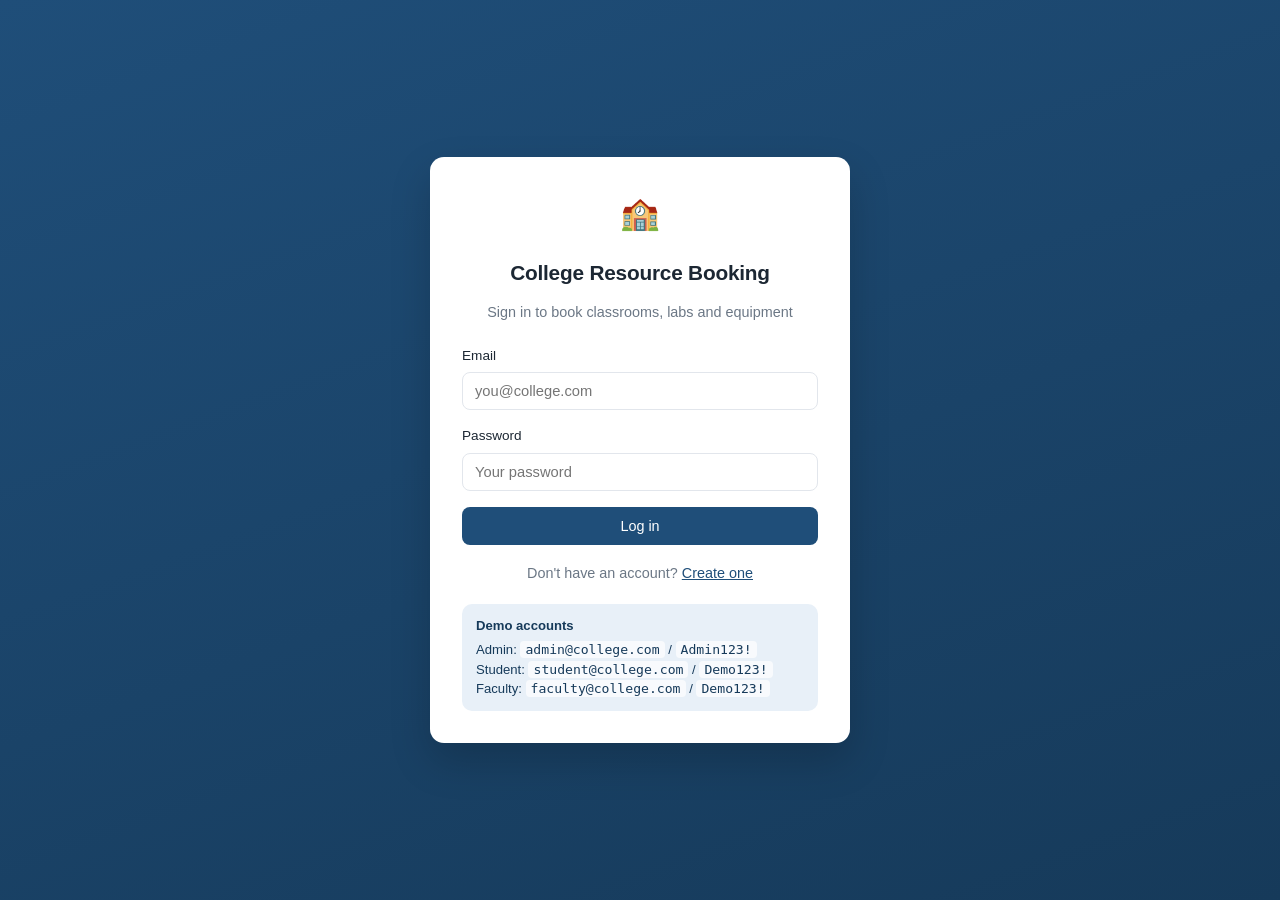
<file: frontend/index.html>
<!DOCTYPE html>
<html lang="en">
<head>
  <meta charset="UTF-8">
  <meta name="viewport" content="width=device-width, initial-scale=1.0">
  <title>College Resource Booking System</title>
  <link rel="stylesheet" href="css/style.css">
</head>
<body>
  <div class="auth-wrap">
    <div class="auth-card">
      <div class="logo"><div class="logo-mark">&#127979;</div></div>
      <h1>College Resource Booking System</h1>
      <p class="subtitle">Loading&hellip;</p>
    </div>
  </div>

  <script src="js/config.js"></script>
  <script src="js/api.js"></script>
  <script src="js/auth.js"></script>
  <script>
    // The landing page only decides where to send the visitor.
    window.location.replace(isLoggedIn() ? dashboardFor(getUser().role) : "login.html");
  </script>
</body>
</html>
</file>
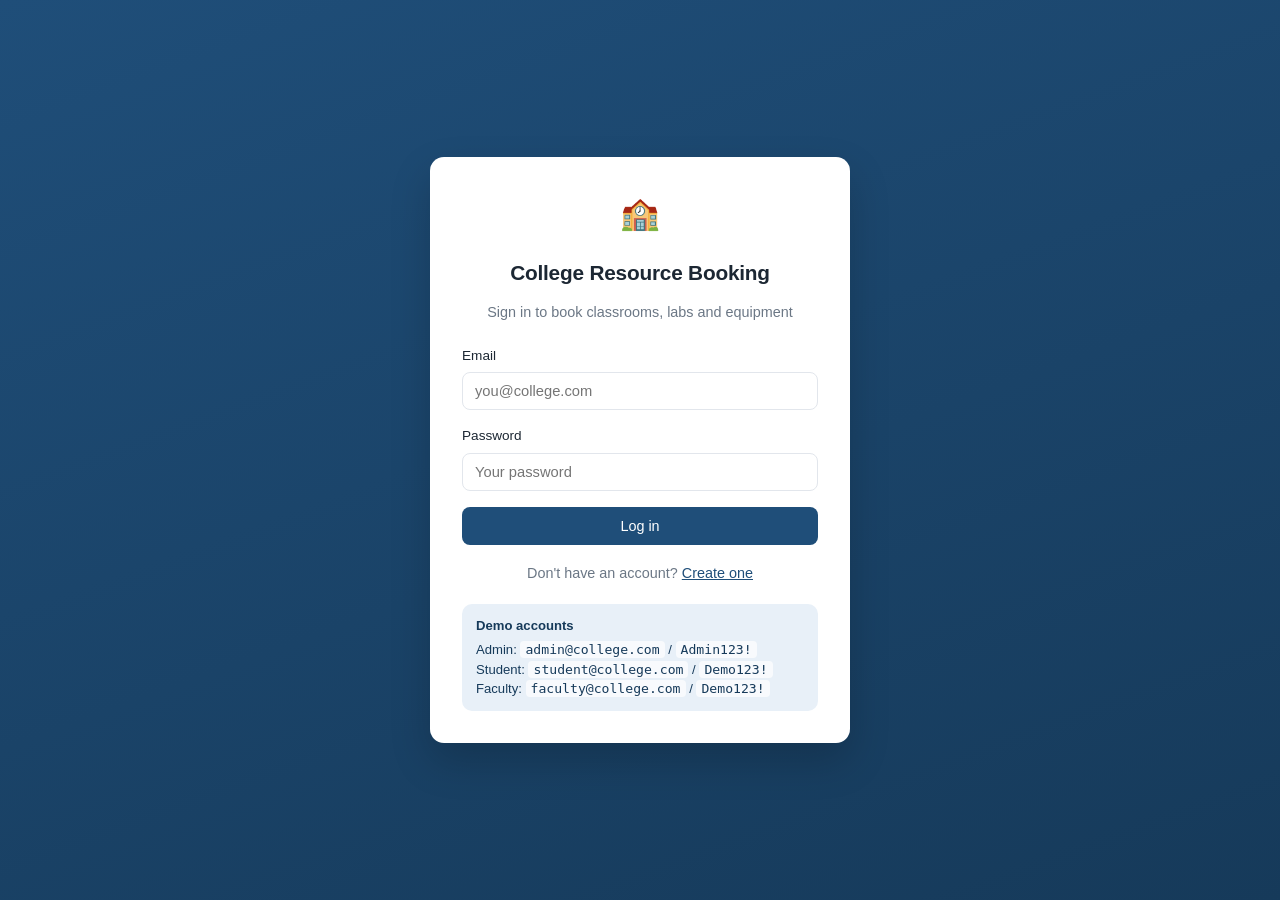
<file: frontend/admin-bookings.html>
<!DOCTYPE html>
<html lang="en">
<head>
  <meta charset="UTF-8">
  <meta name="viewport" content="width=device-width, initial-scale=1.0">
  <title>Booking Requests | Admin</title>
  <link rel="stylesheet" href="css/style.css">
</head>
<body>
  <div class="layout">
    <div id="sidebar"></div>

    <main class="main">
      <div class="page-header">
        <h1>Booking Requests</h1>
        <p>Approve or reject the bookings requested by students and faculty.</p>
      </div>

      <div id="msg"></div>

      <div class="card">
        <div class="form-grid">
          <div>
            <label for="statusFilter">Filter by status</label>
            <select id="statusFilter">
              <option value="Pending">Pending</option>
              <option value="Approved">Approved</option>
              <option value="Rejected">Rejected</option>
              <option value="Cancelled">Cancelled</option>
              <option value="">All bookings</option>
            </select>
          </div>
        </div>
      </div>

      <div class="card">
        <div class="card-title" id="listTitle">Requests</div>
        <div id="list"><p class="empty">Loading&hellip;</p></div>
      </div>
    </main>
  </div>

  <script src="js/config.js"></script>
  <script src="js/api.js"></script>
  <script src="js/auth.js"></script>
  <script src="js/motion.js"></script>
  <script src="js/layout.js"></script>
  <script src="js/admin-bookings.js"></script>
</body>
</html>
</file>
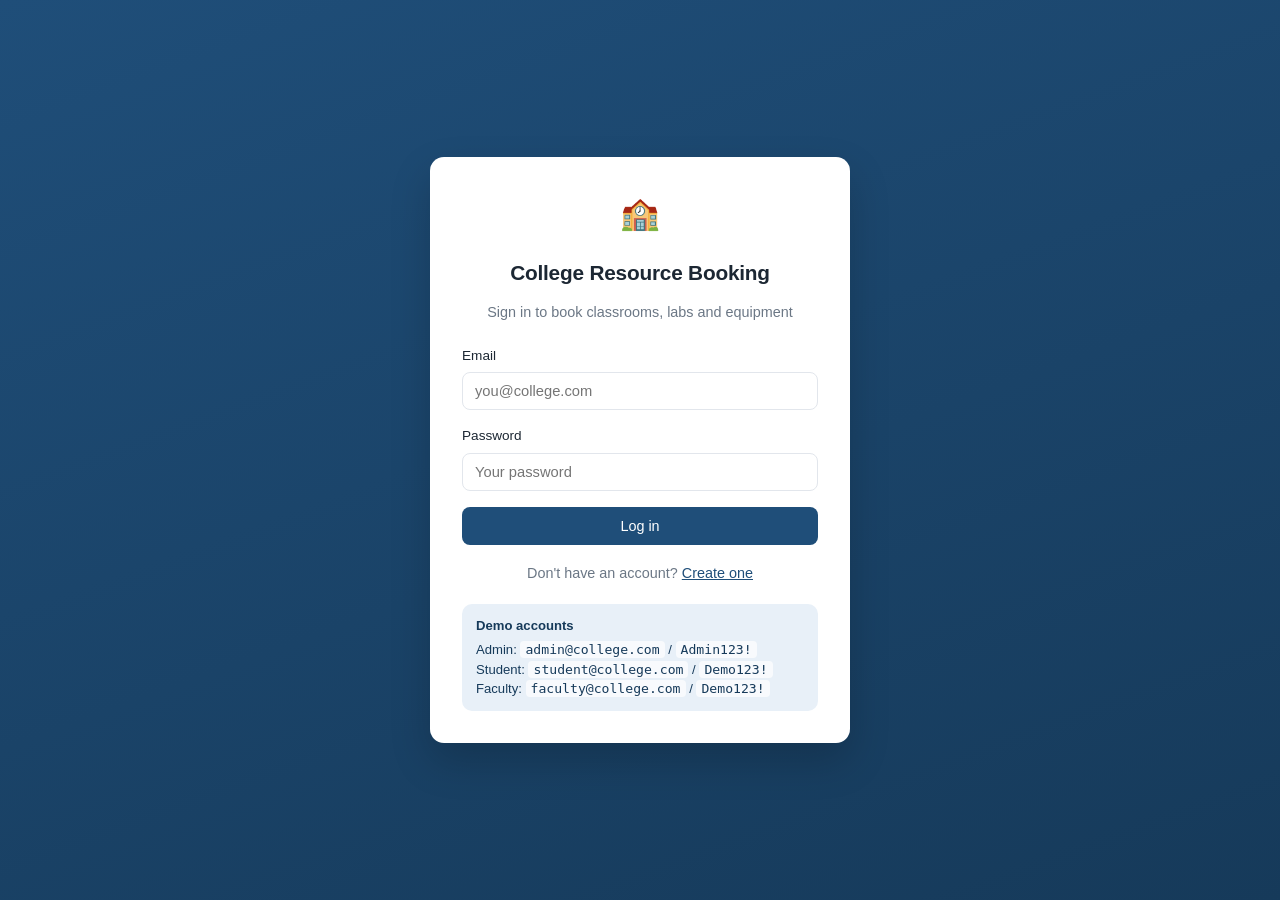
<file: frontend/admin-dashboard.html>
<!DOCTYPE html>
<html lang="en">
<head>
  <meta charset="UTF-8">
  <meta name="viewport" content="width=device-width, initial-scale=1.0">
  <title>Admin Dashboard | College Resource Booking</title>
  <link rel="stylesheet" href="css/style.css">
</head>
<body>
  <div class="layout">
    <div id="sidebar"></div>

    <main class="main">
      <div class="page-header">
        <h1 id="welcome">Admin Dashboard</h1>
        <p>Overview of all resources and booking requests in the system.</p>
      </div>

      <div id="msg"></div>
      <div class="stat-grid" id="stats"></div>

      <div class="card">
        <div class="card-title">Latest pending requests</div>
        <div id="pending"><p class="empty">Loading&hellip;</p></div>
      </div>
    </main>
  </div>

  <script src="js/config.js"></script>
  <script src="js/api.js"></script>
  <script src="js/auth.js"></script>
  <script src="js/motion.js"></script>
  <script src="js/layout.js"></script>
  <script src="js/admin-dashboard.js"></script>
</body>
</html>
</file>
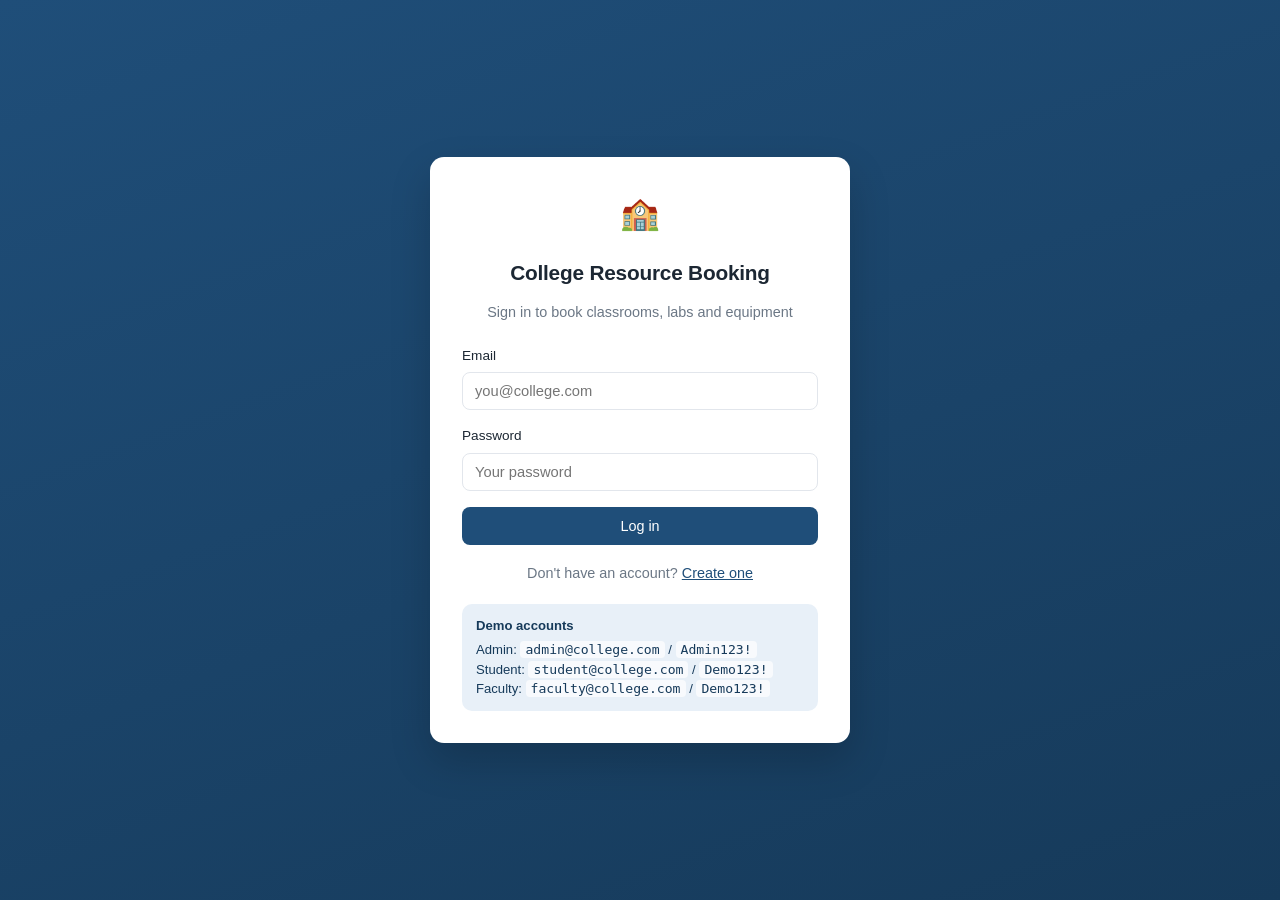
<file: frontend/admin-resources.html>
<!DOCTYPE html>
<html lang="en">
<head>
  <meta charset="UTF-8">
  <meta name="viewport" content="width=device-width, initial-scale=1.0">
  <title>Manage Resources | Admin</title>
  <link rel="stylesheet" href="css/style.css">
</head>
<body>
  <div class="layout">
    <div id="sidebar"></div>

    <main class="main">
      <div class="page-header">
        <h1>Manage Resources</h1>
        <p>Add, edit or deactivate the resources students and faculty can book.</p>
      </div>

      <div id="msg"></div>

      <div class="card">
        <div class="card-title" id="formTitle">Add a new resource</div>

        <form id="resourceForm">
          <input type="hidden" id="resourceId">

          <div class="form-grid">
            <div class="form-row">
              <label for="name">Name</label>
              <input type="text" id="name" required placeholder="Computer Lab 3">
            </div>
            <div class="form-row">
              <label for="type">Type</label>
              <input type="text" id="type" required list="typeList" placeholder="Computer Lab">
              <datalist id="typeList">
                <option>Classroom</option>
                <option>Computer Lab</option>
                <option>Seminar Hall</option>
                <option>Projector</option>
                <option>Meeting Room</option>
                <option>Sports Facility</option>
              </datalist>
            </div>
            <div class="form-row">
              <label for="location">Location</label>
              <input type="text" id="location" required placeholder="Computer Science Block">
            </div>
            <div class="form-row">
              <label for="capacity">Capacity</label>
              <input type="number" id="capacity" required min="1" max="10000" value="30">
            </div>
          </div>

          <div class="form-row">
            <label for="description">Description</label>
            <textarea id="description" maxlength="400" placeholder="Short description of the resource"></textarea>
          </div>

          <div class="form-row">
            <label>Picture</label>

            <div class="upload-zone" id="uploadZone" tabindex="0" role="button"
                 aria-label="Upload a picture from your computer">
              <div class="icon">&#128247;</div>
              <div class="title">Upload a picture from your computer</div>
              <div class="sub">Click here or drag an image in &mdash; PNG, JPG, WEBP or GIF, up to 2&nbsp;MB</div>
              <input type="file" id="imageFile" accept="image/png,image/jpeg,image/webp,image/gif">
            </div>
            <div id="uploadStatus"></div>

            <div class="picker-divider">or choose a ready-made picture</div>

            <div class="image-picker" id="imagePicker"></div>
            <input type="text" id="imageUrl" placeholder="images/resources/classroom.svg or https://..."
                   maxlength="300">
            <div class="hint">
              Pick one of the pictures above, or paste the address of any image.
              Only this address is stored in the database - the picture files live in
              <code>frontend/images/resources/</code>.
            </div>
            <div class="image-preview" id="imagePreview" hidden><img id="imagePreviewImg" alt="Preview"></div>
          </div>

          <div class="form-row">
            <label for="isActive">Status</label>
            <select id="isActive">
              <option value="true">Active (can be booked)</option>
              <option value="false">Inactive (hidden from users)</option>
            </select>
          </div>

          <div class="btn-row">
            <button type="submit" class="btn btn-primary" id="saveBtn">Add Resource</button>
            <button type="button" class="btn btn-secondary" id="cancelBtn" style="display:none">Cancel</button>
          </div>
        </form>
      </div>

      <div class="card">
        <div class="card-title">All resources</div>
        <div id="list"><p class="empty">Loading&hellip;</p></div>
      </div>
    </main>
  </div>

  <script src="js/config.js"></script>
  <script src="js/api.js"></script>
  <script src="js/auth.js"></script>
  <script src="js/motion.js"></script>
  <script src="js/layout.js"></script>
  <script src="js/resource-card.js"></script>
  <script src="js/admin-resources.js"></script>
</body>
</html>
</file>
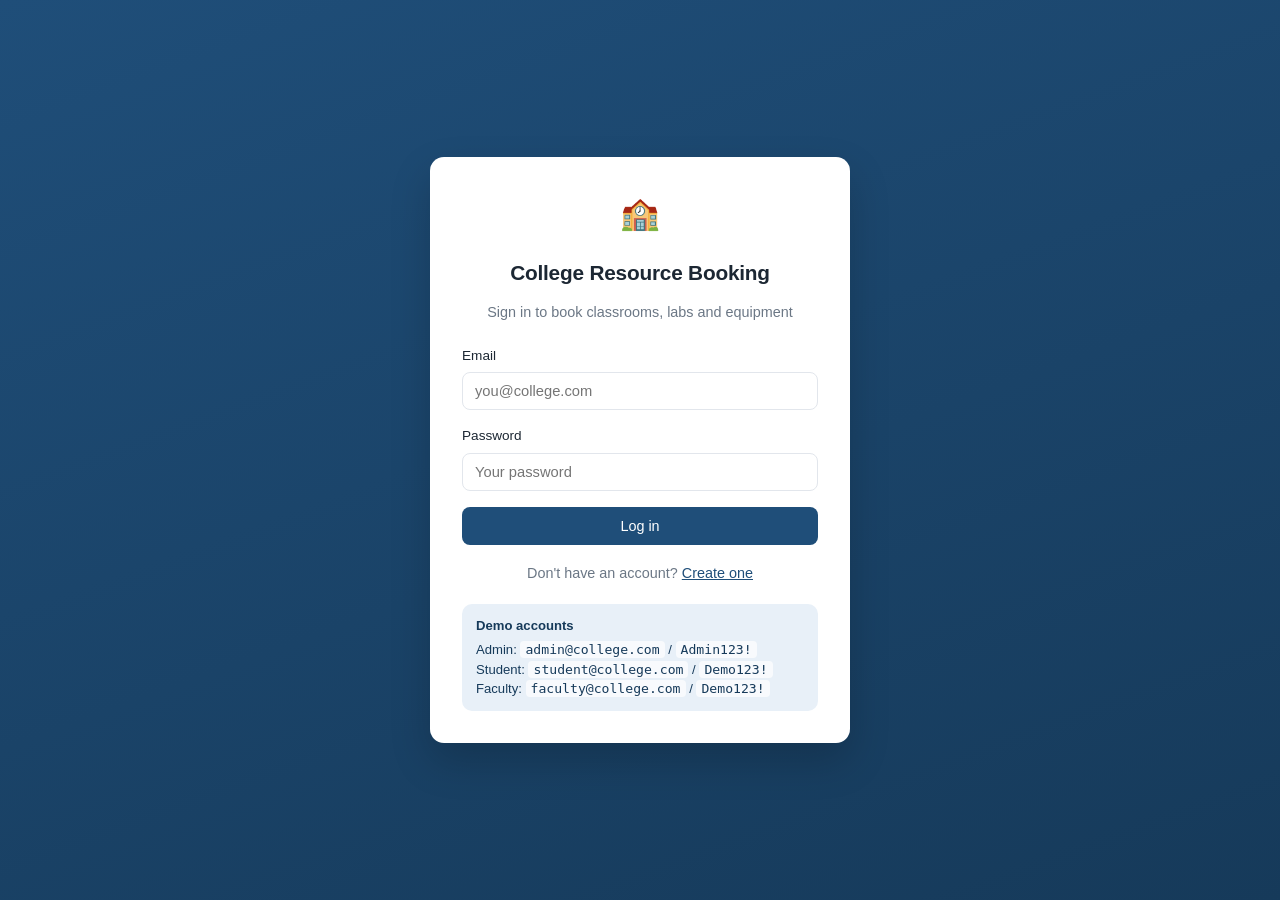
<file: frontend/dashboard.html>
<!DOCTYPE html>
<html lang="en">
<head>
  <meta charset="UTF-8">
  <meta name="viewport" content="width=device-width, initial-scale=1.0">
  <title>Dashboard | College Resource Booking</title>
  <link rel="stylesheet" href="css/style.css">
</head>
<body>
  <div class="layout">
    <div id="sidebar"></div>

    <main class="main">
      <div class="page-header">
        <h1 id="welcome">Welcome</h1>
        <p id="subtitle">Here is an overview of your bookings.</p>
      </div>

      <div id="msg"></div>

      <div class="stat-grid" id="stats"></div>

      <div class="card">
        <div class="card-title">Available Resources &mdash; click a picture to book</div>
        <div id="resources" class="resource-grid">
          <p class="empty">Loading resources&hellip;</p>
        </div>
      </div>
    </main>
  </div>

  <script src="js/config.js"></script>
  <script src="js/api.js"></script>
  <script src="js/auth.js"></script>
  <script src="js/motion.js"></script>
  <script src="js/layout.js"></script>
  <script src="js/resource-card.js"></script>
  <script src="js/dashboard.js"></script>
</body>
</html>
</file>
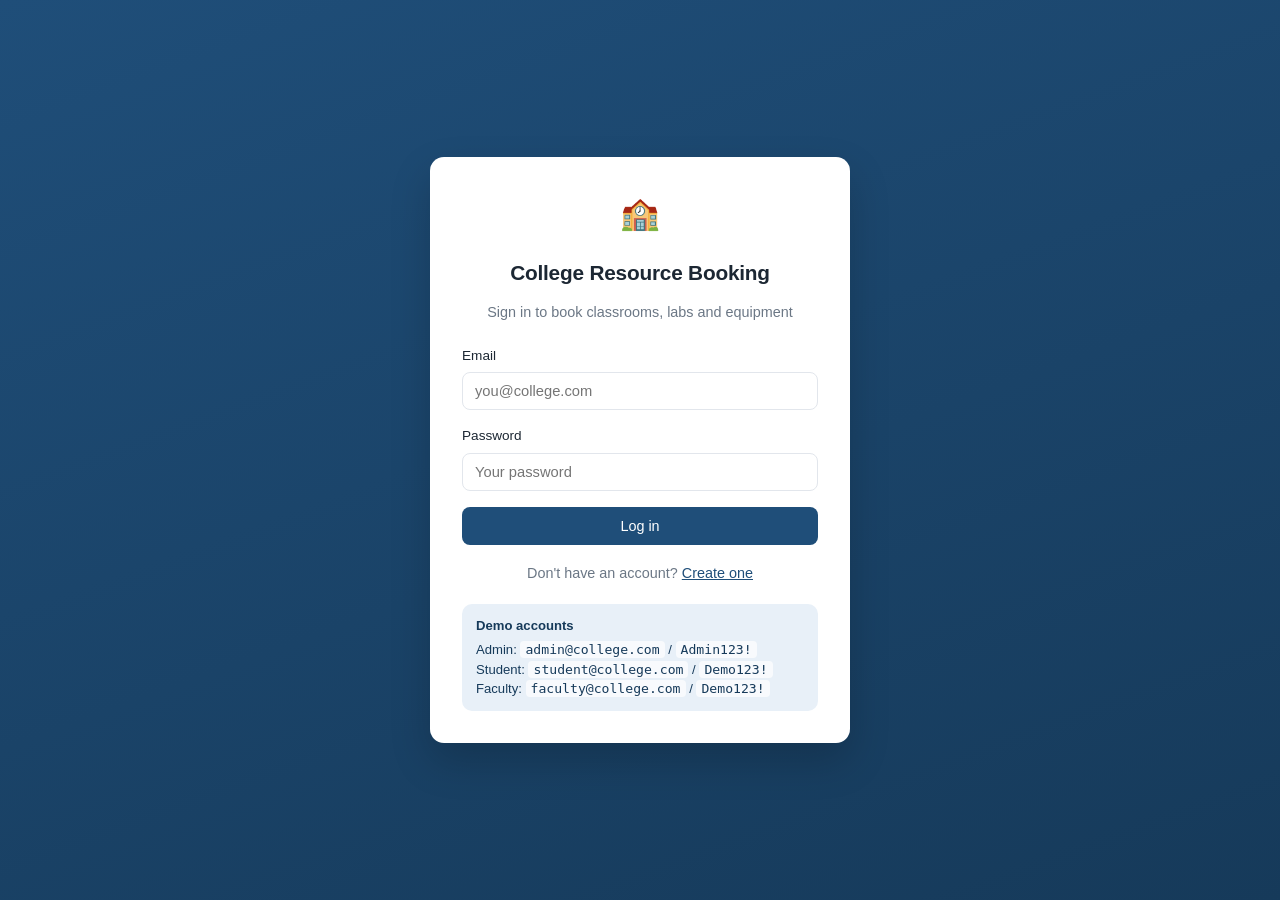
<file: frontend/login.html>
<!DOCTYPE html>
<html lang="en">
<head>
  <meta charset="UTF-8">
  <meta name="viewport" content="width=device-width, initial-scale=1.0">
  <title>Login | College Resource Booking</title>
  <link rel="stylesheet" href="css/style.css">
</head>
<body>
  <div class="auth-wrap">
    <div class="auth-card">
      <div class="logo"><div class="logo-mark">&#127979;</div></div>
      <h1>College Resource Booking</h1>
      <p class="subtitle">Sign in to book classrooms, labs and equipment</p>

      <div id="msg"></div>

      <form id="loginForm">
        <div class="form-row">
          <label for="email">Email</label>
          <input type="email" id="email" required placeholder="you@college.com" autocomplete="email">
        </div>

        <div class="form-row">
          <label for="password">Password</label>
          <input type="password" id="password" required placeholder="Your password" autocomplete="current-password">
        </div>

        <button type="submit" class="btn btn-primary btn-block" id="submitBtn">Log in</button>
      </form>

      <p class="auth-footer">
        Don't have an account? <a href="register.html">Create one</a>
      </p>

      <div class="demo-box">
        <strong>Demo accounts</strong>
        Admin: <code>admin@college.com</code> / <code>Admin123!</code><br>
        Student: <code>student@college.com</code> / <code>Demo123!</code><br>
        Faculty: <code>faculty@college.com</code> / <code>Demo123!</code>
      </div>
    </div>
  </div>

  <script src="js/config.js"></script>
  <script src="js/api.js"></script>
  <script src="js/auth.js"></script>
  <script src="js/layout.js"></script>
  <script>
    // Already logged in? Go straight to the right dashboard.
    if (isLoggedIn()) window.location.replace(dashboardFor(getUser().role));

    document.getElementById("loginForm").addEventListener("submit", async (event) => {
      event.preventDefault();
      clearMessage("msg");

      const button = document.getElementById("submitBtn");
      button.disabled = true;
      button.textContent = "Signing in...";

      try {
        const result = await api.login({
          email:    document.getElementById("email").value.trim(),
          password: document.getElementById("password").value
        });

        saveSession(result);
        // Role-based redirect: the admin goes somewhere different.
        window.location.href = dashboardFor(result.role);
      } catch (error) {
        showMessage("msg", "error", error.message);
        button.disabled = false;
        button.textContent = "Log in";
      }
    });
  </script>
</body>
</html>
</file>
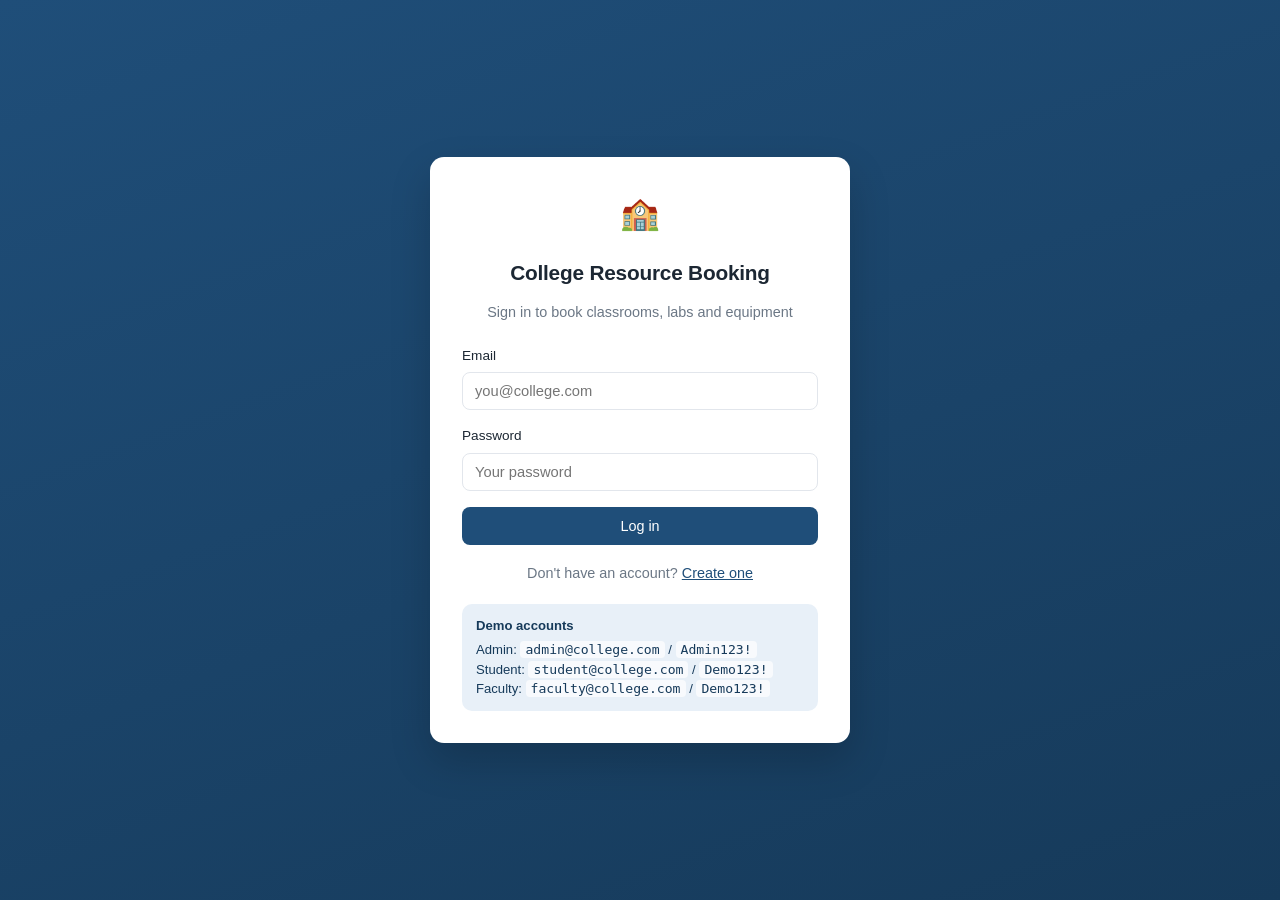
<file: frontend/my-bookings.html>
<!DOCTYPE html>
<html lang="en">
<head>
  <meta charset="UTF-8">
  <meta name="viewport" content="width=device-width, initial-scale=1.0">
  <title>My Bookings | College Resource Booking</title>
  <link rel="stylesheet" href="css/style.css">
</head>
<body>
  <div class="layout">
    <div id="sidebar"></div>

    <main class="main">
      <div class="page-header">
        <h1>My Bookings</h1>
        <p>Every booking request you have made, and its current status.</p>
      </div>

      <div id="msg"></div>
      <div class="stat-grid" id="stats"></div>

      <div class="card">
        <div class="card-title">Booking history</div>
        <div id="bookings"><p class="empty">Loading&hellip;</p></div>
      </div>
    </main>
  </div>

  <script src="js/config.js"></script>
  <script src="js/api.js"></script>
  <script src="js/auth.js"></script>
  <script src="js/motion.js"></script>
  <script src="js/layout.js"></script>
  <script src="js/my-bookings.js"></script>
</body>
</html>
</file>
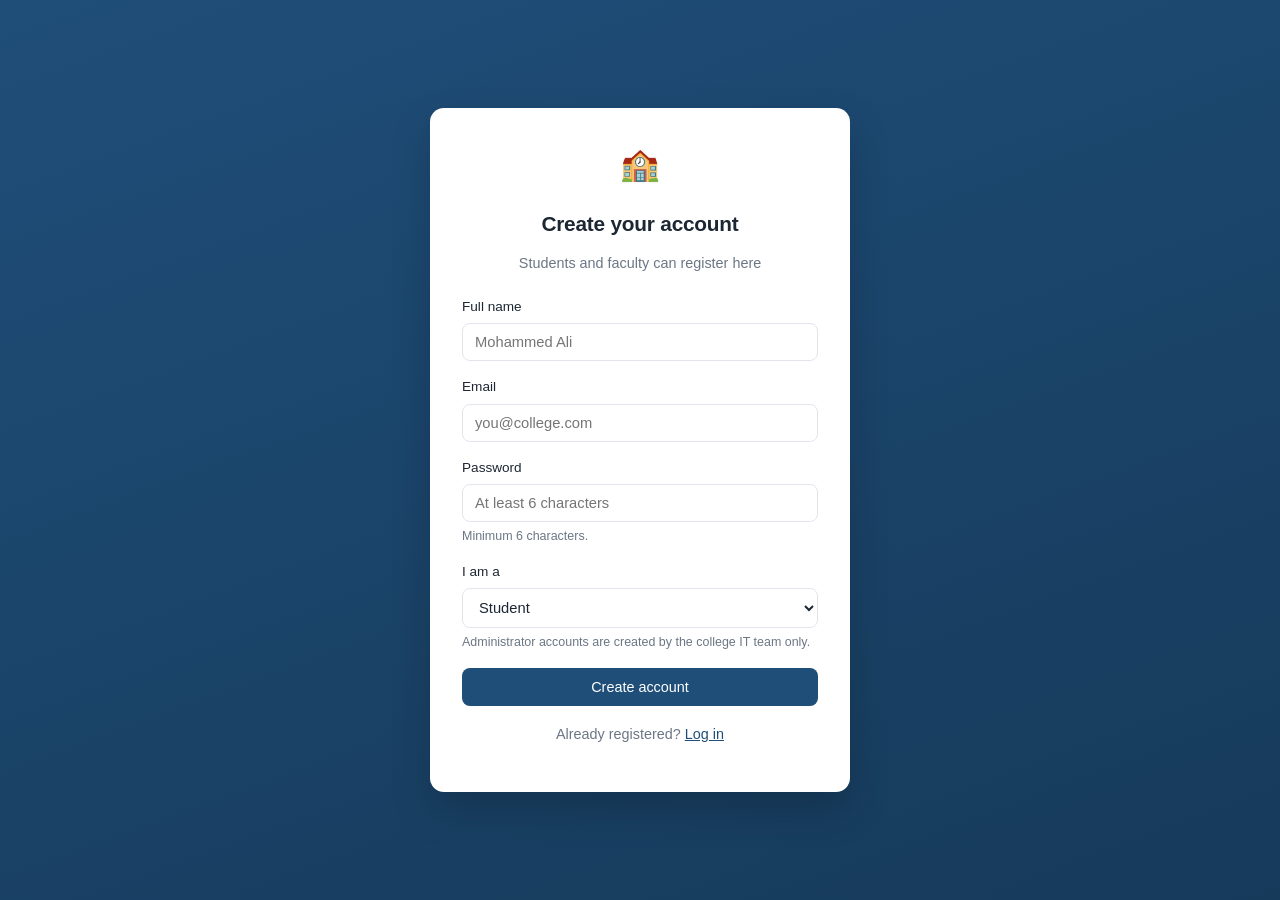
<file: frontend/register.html>
<!DOCTYPE html>
<html lang="en">
<head>
  <meta charset="UTF-8">
  <meta name="viewport" content="width=device-width, initial-scale=1.0">
  <title>Register | College Resource Booking</title>
  <link rel="stylesheet" href="css/style.css">
</head>
<body>
  <div class="auth-wrap">
    <div class="auth-card">
      <div class="logo"><div class="logo-mark">&#127979;</div></div>
      <h1>Create your account</h1>
      <p class="subtitle">Students and faculty can register here</p>

      <div id="msg"></div>

      <form id="registerForm">
        <div class="form-row">
          <label for="fullName">Full name</label>
          <input type="text" id="fullName" required minlength="2" placeholder="Mohammed Ali">
        </div>

        <div class="form-row">
          <label for="email">Email</label>
          <input type="email" id="email" required placeholder="you@college.com" autocomplete="email">
        </div>

        <div class="form-row">
          <label for="password">Password</label>
          <input type="password" id="password" required minlength="6" placeholder="At least 6 characters" autocomplete="new-password">
          <div class="hint">Minimum 6 characters.</div>
        </div>

        <div class="form-row">
          <label for="role">I am a</label>
          <select id="role" required>
            <option value="Student">Student</option>
            <option value="Faculty">Faculty</option>
          </select>
          <div class="hint">Administrator accounts are created by the college IT team only.</div>
        </div>

        <button type="submit" class="btn btn-primary btn-block" id="submitBtn">Create account</button>
      </form>

      <p class="auth-footer">
        Already registered? <a href="login.html">Log in</a>
      </p>
    </div>
  </div>

  <script src="js/config.js"></script>
  <script src="js/api.js"></script>
  <script src="js/auth.js"></script>
  <script src="js/layout.js"></script>
  <script>
    if (isLoggedIn()) window.location.replace(dashboardFor(getUser().role));

    document.getElementById("registerForm").addEventListener("submit", async (event) => {
      event.preventDefault();
      clearMessage("msg");

      const button = document.getElementById("submitBtn");
      button.disabled = true;
      button.textContent = "Creating account...";

      try {
        // The API creates the account and logs us in straight away.
        const result = await api.register({
          fullName: document.getElementById("fullName").value.trim(),
          email:    document.getElementById("email").value.trim(),
          password: document.getElementById("password").value,
          role:     document.getElementById("role").value
        });

        saveSession(result);
        window.location.href = dashboardFor(result.role);
      } catch (error) {
        showMessage("msg", "error", error.message);
        button.disabled = false;
        button.textContent = "Create account";
      }
    });
  </script>
</body>
</html>
</file>
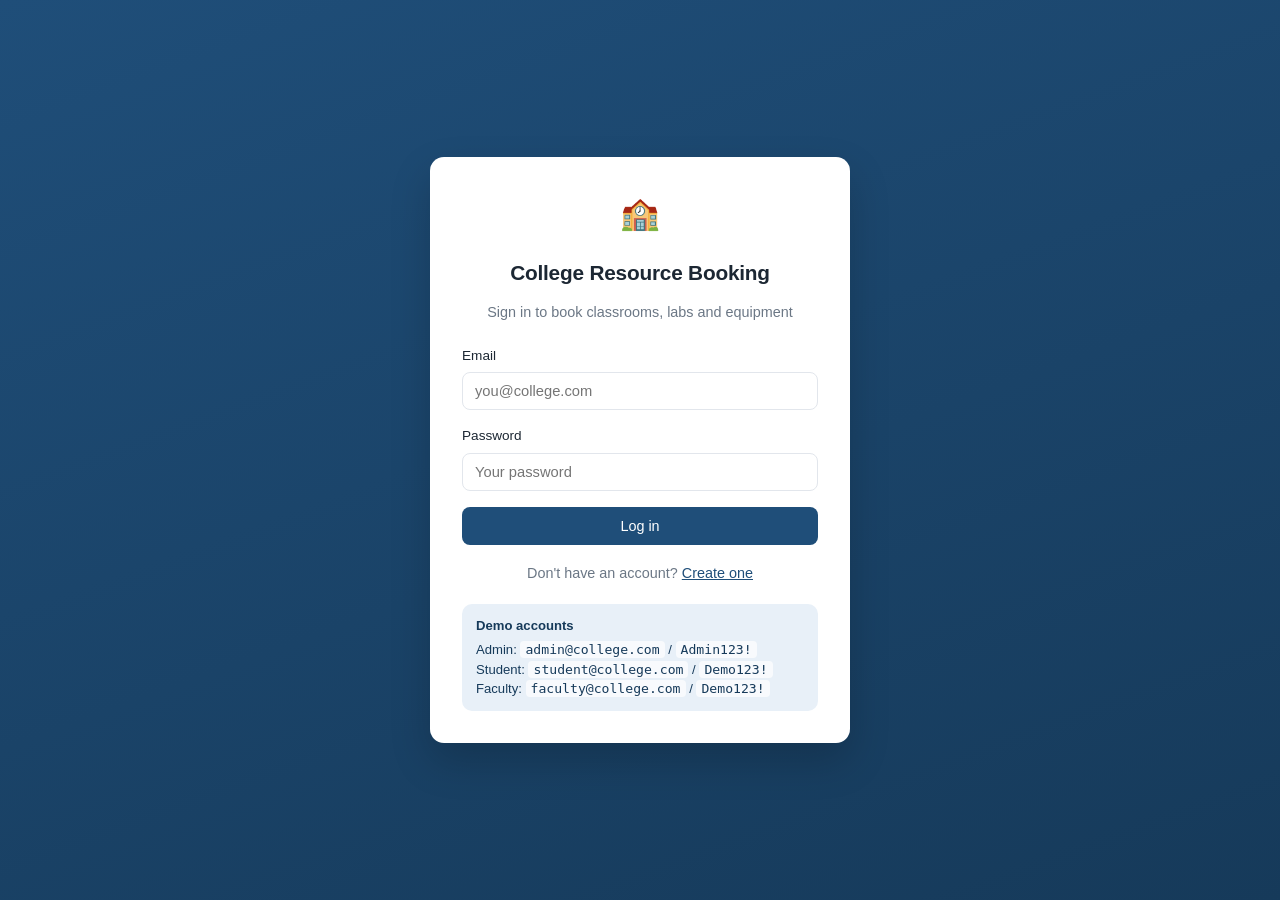
<file: frontend/resources.html>
<!DOCTYPE html>
<html lang="en">
<head>
  <meta charset="UTF-8">
  <meta name="viewport" content="width=device-width, initial-scale=1.0">
  <title>Resources | College Resource Booking</title>
  <link rel="stylesheet" href="css/style.css">
</head>
<body>
  <div class="layout">
    <div id="sidebar"></div>

    <main class="main">
      <div class="page-header">
        <h1>Resources</h1>
        <p>Click a picture to check availability and book straight away.</p>
      </div>

      <div id="msg"></div>

      <div class="card">
        <div class="form-grid">
          <div>
            <label for="search">Search</label>
            <input type="text" id="search" placeholder="Search by name or location">
          </div>
          <div>
            <label for="typeFilter">Type</label>
            <select id="typeFilter"><option value="">All types</option></select>
          </div>
        </div>
      </div>

      <div id="resources" class="resource-grid">
        <p class="empty">Loading resources&hellip;</p>
      </div>
    </main>
  </div>

  <script src="js/config.js"></script>
  <script src="js/api.js"></script>
  <script src="js/auth.js"></script>
  <script src="js/motion.js"></script>
  <script src="js/layout.js"></script>
  <script src="js/resource-card.js"></script>
  <script src="js/resources.js"></script>
</body>
</html>
</file>
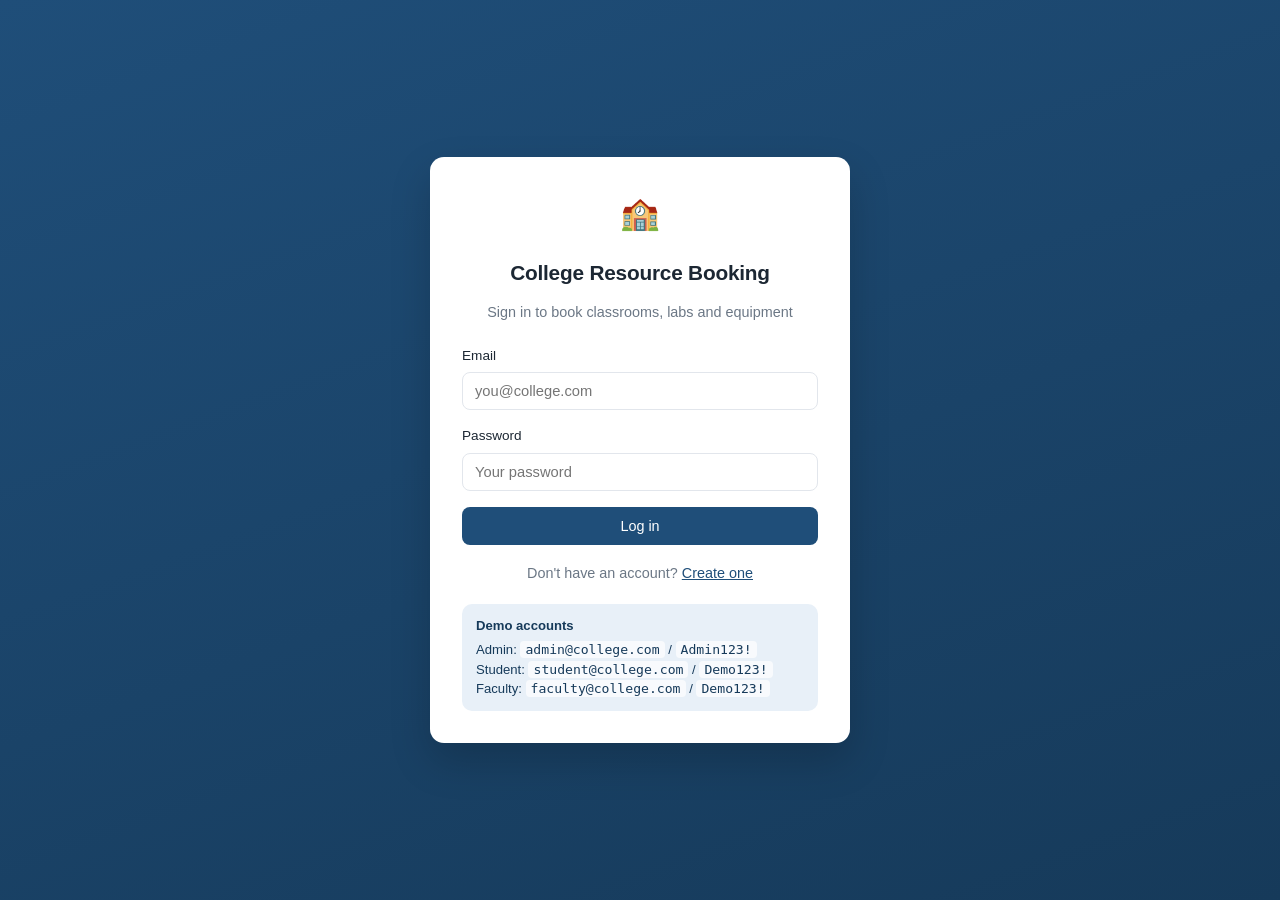
<file: frontend/utilization.html>
<!DOCTYPE html>
<html lang="en">
<head>
  <meta charset="UTF-8">
  <meta name="viewport" content="width=device-width, initial-scale=1.0">
  <title>Utilization Report | Admin</title>
  <link rel="stylesheet" href="css/style.css">
</head>
<body>
  <div class="layout">
    <div id="sidebar"></div>

    <main class="main">
      <div class="page-header">
        <h1>Resource Utilization</h1>
        <p>Which resources are used most often. Useful when the college decides where to invest.</p>
      </div>

      <div id="msg"></div>
      <div class="stat-grid" id="summary"></div>

      <div class="card">
        <div class="card-title">Bookings per resource</div>
        <div id="report"><p class="empty">Loading&hellip;</p></div>
      </div>
    </main>
  </div>

  <script src="js/config.js"></script>
  <script src="js/api.js"></script>
  <script src="js/auth.js"></script>
  <script src="js/motion.js"></script>
  <script src="js/layout.js"></script>
  <script src="js/utilization.js"></script>
</body>
</html>
</file>
<file: frontend/css/style.css>
/* =========================================================================
   College Resource Booking System - stylesheet
   Plain CSS, no framework. Colours are kept in one place as CSS variables
   so the whole look can be changed from the top of this file.
   ========================================================================= */

:root {
  --brand:        #1f4e79;
  --brand-dark:   #163a5a;
  --brand-light:  #e8f0f8;

  --bg:           #f4f6f9;
  --surface:      #ffffff;
  --border:       #e2e6ec;

  --text:         #1c2733;
  --text-muted:   #6b7785;

  --green:        #1a7f4b;
  --green-bg:     #e6f4ec;
  --amber:        #a56a00;
  --amber-bg:     #fdf3e2;
  --red:          #b3261e;
  --red-bg:       #fbeae9;
  --grey:         #5b6673;
  --grey-bg:      #eef0f3;

  --radius:       10px;
  --shadow:       0 1px 3px rgba(16, 24, 40, .06), 0 1px 2px rgba(16, 24, 40, .04);
  --sidebar-w:    240px;
}

* { box-sizing: border-box; }

body {
  margin: 0;
  font-family: -apple-system, BlinkMacSystemFont, "Segoe UI", Roboto, Helvetica, Arial, sans-serif;
  background: var(--bg);
  color: var(--text);
  font-size: 15px;
  line-height: 1.5;
}

h1, h2, h3 { margin: 0 0 .4rem; font-weight: 600; letter-spacing: -.01em; }
h1 { font-size: 1.6rem; }
h2 { font-size: 1.15rem; }
a  { color: var(--brand); }

/* ---------------------------------------------------------------- Auth pages */

.auth-wrap {
  min-height: 100vh;
  display: flex;
  align-items: center;
  justify-content: center;
  padding: 24px 16px;
  background: linear-gradient(160deg, var(--brand) 0%, var(--brand-dark) 100%);
}

.auth-card {
  width: 100%;
  max-width: 420px;
  background: var(--surface);
  border-radius: 14px;
  padding: 32px;
  box-shadow: 0 18px 40px rgba(0, 0, 0, .18);
}

.auth-card .logo { text-align: center; margin-bottom: 20px; }
.auth-card .logo-mark { font-size: 2rem; }
.auth-card h1 { font-size: 1.3rem; text-align: center; }
.auth-card .subtitle { text-align: center; color: var(--text-muted); font-size: .9rem; margin-bottom: 22px; }
.auth-footer { text-align: center; margin-top: 18px; font-size: .9rem; color: var(--text-muted); }

.demo-box {
  margin-top: 20px;
  padding: 12px 14px;
  background: var(--brand-light);
  border-radius: var(--radius);
  font-size: .82rem;
  color: var(--brand-dark);
}
.demo-box strong { display: block; margin-bottom: 4px; }
.demo-box code { background: rgba(255,255,255,.7); padding: 1px 5px; border-radius: 4px; }

/* ---------------------------------------------------------------- App shell */

.layout { display: flex; min-height: 100vh; }

.sidebar {
  width: var(--sidebar-w);
  flex-shrink: 0;
  background: var(--brand);
  color: #fff;
  display: flex;
  flex-direction: column;
  padding: 20px 14px;
}

.sidebar .brand {
  font-weight: 600;
  font-size: 1rem;
  padding: 0 8px 18px;
  border-bottom: 1px solid rgba(255,255,255,.15);
  margin-bottom: 14px;
}
.sidebar .brand span { display: block; font-size: .72rem; opacity: .7; font-weight: 400; }

.sidebar nav { display: flex; flex-direction: column; gap: 2px; flex: 1; }

.sidebar nav a {
  color: rgba(255,255,255,.85);
  text-decoration: none;
  padding: 9px 12px;
  border-radius: 8px;
  font-size: .9rem;
  transition: background .15s;
}
.sidebar nav a:hover  { background: rgba(255,255,255,.1); color: #fff; }
.sidebar nav a.active { background: rgba(255,255,255,.18); color: #fff; font-weight: 500; }

.sidebar .user-box {
  border-top: 1px solid rgba(255,255,255,.15);
  padding-top: 14px;
  font-size: .85rem;
}
.sidebar .user-box .name { font-weight: 600; }
.sidebar .user-box .role { font-size: .72rem; opacity: .75; text-transform: uppercase; letter-spacing: .05em; }
.sidebar .user-box button {
  margin-top: 10px;
  width: 100%;
  background: rgba(255,255,255,.12);
  color: #fff;
  border: none;
  padding: 8px;
  border-radius: 8px;
  cursor: pointer;
  font-size: .85rem;
}
.sidebar .user-box button:hover { background: rgba(255,255,255,.22); }

.main { flex: 1; min-width: 0; padding: 28px 32px 48px; }
.page-header { margin-bottom: 22px; }
.page-header p { color: var(--text-muted); margin: 0; }

/* ---------------------------------------------------------------- Cards */

.card {
  background: var(--surface);
  border: 1px solid var(--border);
  border-radius: var(--radius);
  padding: 20px;
  box-shadow: var(--shadow);
  margin-bottom: 20px;
}
.card-title {
  font-size: 1rem;
  font-weight: 600;
  margin-bottom: 14px;
  padding-bottom: 12px;
  border-bottom: 1px solid var(--border);
}

.stat-grid {
  display: grid;
  grid-template-columns: repeat(auto-fit, minmax(160px, 1fr));
  gap: 16px;
  margin-bottom: 24px;
}
.stat {
  background: var(--surface);
  border: 1px solid var(--border);
  border-radius: var(--radius);
  padding: 18px;
  box-shadow: var(--shadow);
}
.stat .value { font-size: 1.9rem; font-weight: 600; line-height: 1.1; }
.stat .label { color: var(--text-muted); font-size: .82rem; margin-top: 2px; }
.stat.pending  .value { color: var(--amber); }
.stat.approved .value { color: var(--green); }
.stat.rejected .value { color: var(--red); }
.stat.total    .value { color: var(--brand); }

/* ---------------------------------------------------------------- Resource cards */

.resource-grid {
  display: grid;
  grid-template-columns: repeat(auto-fill, minmax(260px, 1fr));
  gap: 16px;
}
.resource-card {
  background: var(--surface);
  border: 1px solid var(--border);
  border-radius: var(--radius);
  box-shadow: var(--shadow);
  display: flex;
  flex-direction: column;
  overflow: hidden;
  transition: box-shadow .15s, transform .15s;
}
.resource-card:hover { box-shadow: 0 6px 18px rgba(16, 24, 40, .10); }

/* ---- the picture at the top of the card ---- */
.resource-card .photo {
  position: relative;
  cursor: pointer;
  background: var(--grey-bg);
  line-height: 0;
}
.resource-card .photo img {
  width: 100%;
  height: 150px;
  object-fit: cover;
  display: block;
}
.resource-card .photo .capacity-tag {
  position: absolute;
  right: 10px;
  bottom: 10px;
  background: rgba(16, 24, 40, .72);
  color: #fff;
  font-size: .74rem;
  font-weight: 600;
  padding: 3px 9px;
  border-radius: 20px;
  line-height: 1.5;
}
.resource-card .body {
  padding: 16px 18px 18px;
  display: flex;
  flex-direction: column;
  flex: 1;
}
.resource-card .type {
  font-size: .72rem;
  text-transform: uppercase;
  letter-spacing: .06em;
  color: var(--brand);
  background: var(--brand-light);
  padding: 3px 8px;
  border-radius: 20px;
  align-self: flex-start;
  margin-bottom: 10px;
}
.resource-card h3 { font-size: 1.02rem; margin-bottom: 4px; }
.resource-card .meta { color: var(--text-muted); font-size: .86rem; }
.resource-card .desc { font-size: .84rem; color: var(--text-muted); margin: 10px 0 14px; flex: 1; }

/* ---- the booking panel that opens under the card ---- */
.resource-card.open { grid-column: 1 / -1; }
.resource-card.open .photo img { height: 210px; }

.book-panel {
  border-top: 1px solid var(--border);
  margin: 14px -18px -18px;
  padding: 16px 18px 18px;
  background: #fafbfc;
}
.book-panel .panel-title {
  font-size: .82rem;
  font-weight: 600;
  text-transform: uppercase;
  letter-spacing: .05em;
  color: var(--text-muted);
  margin-bottom: 12px;
}
.book-panel .time-grid {
  display: grid;
  grid-template-columns: repeat(auto-fit, minmax(130px, 1fr));
  gap: 12px;
}
.book-panel .form-row { margin-bottom: 12px; }
.book-panel textarea { min-height: 56px; }
.book-panel .busy-list {
  font-size: .82rem;
  color: var(--text-muted);
  margin-top: 10px;
}
.book-panel .busy-list span {
  display: inline-block;
  background: var(--amber-bg);
  color: var(--amber);
  border-radius: 20px;
  padding: 2px 10px;
  margin: 3px 4px 0 0;
  font-weight: 600;
}

/* ---------------------------------------------------------------- Forms */

.form-row { margin-bottom: 16px; }
.form-grid { display: grid; grid-template-columns: repeat(auto-fit, minmax(200px, 1fr)); gap: 16px; }

label {
  display: block;
  font-size: .85rem;
  font-weight: 500;
  margin-bottom: 6px;
}

input, select, textarea {
  width: 100%;
  padding: 10px 12px;
  border: 1px solid var(--border);
  border-radius: 8px;
  font-size: .92rem;
  font-family: inherit;
  background: #fff;
  color: var(--text);
}
input:focus, select:focus, textarea:focus {
  outline: none;
  border-color: var(--brand);
  box-shadow: 0 0 0 3px rgba(31, 78, 121, .12);
}
textarea { resize: vertical; min-height: 78px; }
.hint { font-size: .78rem; color: var(--text-muted); margin-top: 5px; }

/* ---------------------------------------------------------------- Buttons */

.btn {
  display: inline-block;
  padding: 10px 18px;
  border: 1px solid transparent;
  border-radius: 8px;
  font-size: .9rem;
  font-weight: 500;
  font-family: inherit;
  cursor: pointer;
  text-decoration: none;
  text-align: center;
  transition: background .15s, opacity .15s;
}
.btn-primary   { background: var(--brand); color: #fff; }
.btn-primary:hover:not(:disabled) { background: var(--brand-dark); }
.btn-secondary { background: #fff; color: var(--text); border-color: var(--border); }
.btn-secondary:hover:not(:disabled) { background: var(--grey-bg); }
.btn-success   { background: var(--green); color: #fff; }
.btn-danger    { background: var(--red);   color: #fff; }
.btn-block     { display: block; width: 100%; }
.btn-sm        { padding: 6px 12px; font-size: .82rem; }
.btn:disabled  { opacity: .5; cursor: not-allowed; }

.btn-row { display: flex; gap: 10px; flex-wrap: wrap; }
/* Inside tables the action buttons should stay on one line. */
td .btn-row { flex-wrap: nowrap; }
td .btn-row .btn { white-space: nowrap; }

/* ---------------------------------------------------------------- Tables */

.table-wrap { overflow-x: auto; }
table { width: 100%; border-collapse: collapse; font-size: .9rem; }
th {
  text-align: left;
  padding: 10px 12px;
  background: var(--grey-bg);
  color: var(--text-muted);
  font-size: .76rem;
  text-transform: uppercase;
  letter-spacing: .05em;
  font-weight: 600;
  white-space: nowrap;
}
td { padding: 11px 12px; border-bottom: 1px solid var(--border); vertical-align: middle; }
tbody tr:last-child td { border-bottom: none; }
tbody tr:hover { background: #fafbfc; }

/* ---------------------------------------------------------------- Badges */

.badge {
  display: inline-block;
  padding: 3px 10px;
  border-radius: 20px;
  font-size: .76rem;
  font-weight: 600;
}
.badge-pending   { background: var(--amber-bg); color: var(--amber); }
.badge-approved  { background: var(--green-bg); color: var(--green); }
.badge-rejected  { background: var(--red-bg);   color: var(--red); }
.badge-cancelled { background: var(--grey-bg);  color: var(--grey); }
.badge-inactive  { background: var(--grey-bg);  color: var(--grey); }
.badge-active    { background: var(--green-bg); color: var(--green); }

/* ---------------------------------------------------------------- Alerts */

.alert {
  padding: 11px 14px;
  border-radius: 8px;
  font-size: .88rem;
  margin-bottom: 16px;
}
.alert-success { background: var(--green-bg); color: var(--green); }
.alert-error   { background: var(--red-bg);   color: var(--red); }
.alert-info    { background: var(--brand-light); color: var(--brand-dark); }
.alert-warning { background: var(--amber-bg); color: var(--amber); }
.alert ul { margin: 6px 0 0; padding-left: 18px; }

.empty {
  text-align: center;
  padding: 40px 20px;
  color: var(--text-muted);
  font-size: .9rem;
}

/* ---------------------------------------------------------------- Utilization bar */

.bar {
  height: 8px;
  background: var(--grey-bg);
  border-radius: 20px;
  overflow: hidden;
  min-width: 90px;
}
.bar > span { display: block; height: 100%; background: var(--brand); border-radius: 20px; }

/* ---------------------------------------------------------------- Request list (admin) */

.request {
  border: 1px solid var(--border);
  border-radius: var(--radius);
  padding: 16px;
  margin-bottom: 12px;
  display: flex;
  justify-content: space-between;
  gap: 16px;
  flex-wrap: wrap;
}
.request .info h3 { font-size: .98rem; margin-bottom: 6px; }
.request .info .line { font-size: .86rem; color: var(--text-muted); }
.request .actions { display: flex; gap: 8px; align-items: flex-start; }

/* ---------------------------------------------------------------- Mobile */

.menu-toggle {
  display: none;
  background: var(--brand);
  color: #fff;
  border: none;
  padding: 10px 14px;
  border-radius: 8px;
  font-size: .9rem;
  cursor: pointer;
  margin-bottom: 16px;
}

@media (max-width: 820px) {
  .layout { flex-direction: column; }
  .sidebar {
    width: 100%;
    padding: 14px;
  }
  .sidebar nav { display: none; }
  .sidebar.open nav { display: flex; }
  .sidebar .brand { padding-bottom: 12px; margin-bottom: 10px; }
  .menu-toggle { display: block; margin: 0 0 10px; width: 100%; background: rgba(255,255,255,.14); }
  .main { padding: 20px 16px 40px; }
  .request { flex-direction: column; }
  .request .actions { width: 100%; }
  .request .actions .btn { flex: 1; }
}


/* ---------------------------------------------------------------- Image picker (admin) */

.image-picker {
  display: grid;
  grid-template-columns: repeat(auto-fill, minmax(104px, 1fr));
  gap: 10px;
  margin-bottom: 10px;
}
.image-picker button {
  border: 2px solid var(--border);
  border-radius: 8px;
  background: var(--surface);
  padding: 0;
  cursor: pointer;
  overflow: hidden;
  line-height: 0;
}
.image-picker button img { width: 100%; height: 62px; object-fit: cover; display: block; }
.image-picker button .cap {
  display: block;
  font-size: .68rem;
  padding: 4px 2px;
  color: var(--text-muted);
  line-height: 1.3;
  font-family: inherit;
}
.image-picker button:hover    { border-color: #a8bdd2; }
.image-picker button.selected { border-color: var(--brand); box-shadow: 0 0 0 3px rgba(31, 78, 121, .14); }

.image-preview {
  margin-top: 10px;
  border: 1px solid var(--border);
  border-radius: 8px;
  overflow: hidden;
  max-width: 240px;
  line-height: 0;
  background: var(--grey-bg);
}
.image-preview img { width: 100%; height: 130px; object-fit: cover; display: block; }

/* =========================================================================
   MOTION
   All of it is switched off automatically for visitors who ask their system
   for less animation (see the media query at the very bottom).
   ========================================================================= */

/* ---- the main area fades in when a page opens ---- */
@keyframes pageEnter {
  from { opacity: 0; transform: translateY(8px); }
  to   { opacity: 1; transform: none; }
}
.main.page-enter { animation: pageEnter .34s cubic-bezier(.22, .8, .32, 1) both; }

/* ---- scroll reveal ----
   .reveal is added by JavaScript only when it is going to animate the element,
   so the page is never left invisible if JavaScript does not run. */
.reveal {
  opacity: 0;
  transform: translateY(14px);
}
.reveal.revealed {
  opacity: 1;
  transform: none;
  transition: opacity .45s ease, transform .45s cubic-bezier(.22, .8, .32, 1);
}

/* ---- numbers ---- */
.stat .value {
  font-variant-numeric: tabular-nums;   /* digits keep the same width while counting */
}

/* ---- cards lift a little under the pointer ---- */
.resource-card { transform: translateZ(0); }
.resource-card:hover { transform: translateY(-3px); }
.resource-card.open:hover { transform: none; }

.resource-card .photo img { transition: transform .45s cubic-bezier(.22, .8, .32, 1); }
.resource-card:hover .photo img { transform: scale(1.04); }

.stat {
  transition: transform .18s ease, box-shadow .18s ease;
}
.stat:hover {
  transform: translateY(-2px);
  box-shadow: 0 6px 16px rgba(16, 24, 40, .08);
}

/* ---- the booking panel slides open ---- */
@keyframes panelOpen {
  from { opacity: 0; transform: translateY(-6px); }
  to   { opacity: 1; transform: none; }
}
.book-panel { animation: panelOpen .28s cubic-bezier(.22, .8, .32, 1) both; }

/* ---- messages arrive gently ---- */
@keyframes alertIn {
  from { opacity: 0; transform: translateY(-4px); }
  to   { opacity: 1; transform: none; }
}
.alert { animation: alertIn .22s ease both; }

/* ---- buttons respond to the press ---- */
.btn { transition: background .15s, opacity .15s, transform .1s, box-shadow .15s; }
.btn:active:not(:disabled) { transform: translateY(1px); }

/* ---- sidebar links slide slightly on hover ---- */
.sidebar nav a { transition: background .15s, padding-left .15s; }
.sidebar nav a:hover { padding-left: 16px; }

/* ---- keyboard users must always see where they are ---- */
a:focus-visible,
button:focus-visible,
input:focus-visible,
select:focus-visible,
textarea:focus-visible {
  outline: 2px solid var(--brand);
  outline-offset: 2px;
}
.sidebar a:focus-visible,
.sidebar button:focus-visible { outline-color: #fff; }

/* ---- loading placeholder ---- */
@keyframes shimmer {
  from { background-position: -420px 0; }
  to   { background-position: 420px 0; }
}
.skeleton-grid {
  display: grid;
  grid-template-columns: repeat(auto-fill, minmax(260px, 1fr));
  gap: 16px;
}
.skeleton-card {
  height: 300px;
  border-radius: var(--radius);
  border: 1px solid var(--border);
  background: linear-gradient(90deg, #eef1f5 25%, #f7f9fb 50%, #eef1f5 75%);
  background-size: 840px 100%;
  animation: shimmer 1.4s linear infinite;
}

/* =========================================================================
   UPLOAD (admin)
   ========================================================================= */

.upload-zone {
  border: 2px dashed var(--border);
  border-radius: var(--radius);
  padding: 22px 18px;
  text-align: center;
  cursor: pointer;
  background: var(--surface);
  transition: border-color .15s, background .15s;
}
.upload-zone:hover,
.upload-zone.dragging {
  border-color: var(--brand);
  background: var(--brand-light);
}
.upload-zone .icon { font-size: 1.5rem; line-height: 1; }
.upload-zone .title { font-weight: 600; font-size: .92rem; margin-top: 6px; }
.upload-zone .sub { font-size: .8rem; color: var(--text-muted); margin-top: 3px; }
.upload-zone input[type="file"] { display: none; }

.upload-progress {
  height: 6px;
  border-radius: 20px;
  background: var(--grey-bg);
  overflow: hidden;
  margin-top: 12px;
}
.upload-progress > span {
  display: block;
  height: 100%;
  width: 40%;
  border-radius: 20px;
  background: var(--brand);
  animation: indeterminate 1.1s ease-in-out infinite;
}
@keyframes indeterminate {
  0%   { margin-left: -40%; }
  100% { margin-left: 100%; }
}

.picker-divider {
  display: flex;
  align-items: center;
  gap: 12px;
  margin: 16px 0 12px;
  color: var(--text-muted);
  font-size: .78rem;
  text-transform: uppercase;
  letter-spacing: .06em;
}
.picker-divider::before,
.picker-divider::after {
  content: "";
  flex: 1;
  height: 1px;
  background: var(--border);
}

/* =========================================================================
   Respect the visitor's motion setting - this block must stay last.
   ========================================================================= */
@media (prefers-reduced-motion: reduce) {
  *,
  *::before,
  *::after {
    animation-duration: .001ms !important;
    animation-iteration-count: 1 !important;
    transition-duration: .001ms !important;
    scroll-behavior: auto !important;
  }
  .reveal { opacity: 1; transform: none; }
  .resource-card:hover { transform: none; }
  .resource-card:hover .photo img { transform: none; }
}
</file>
